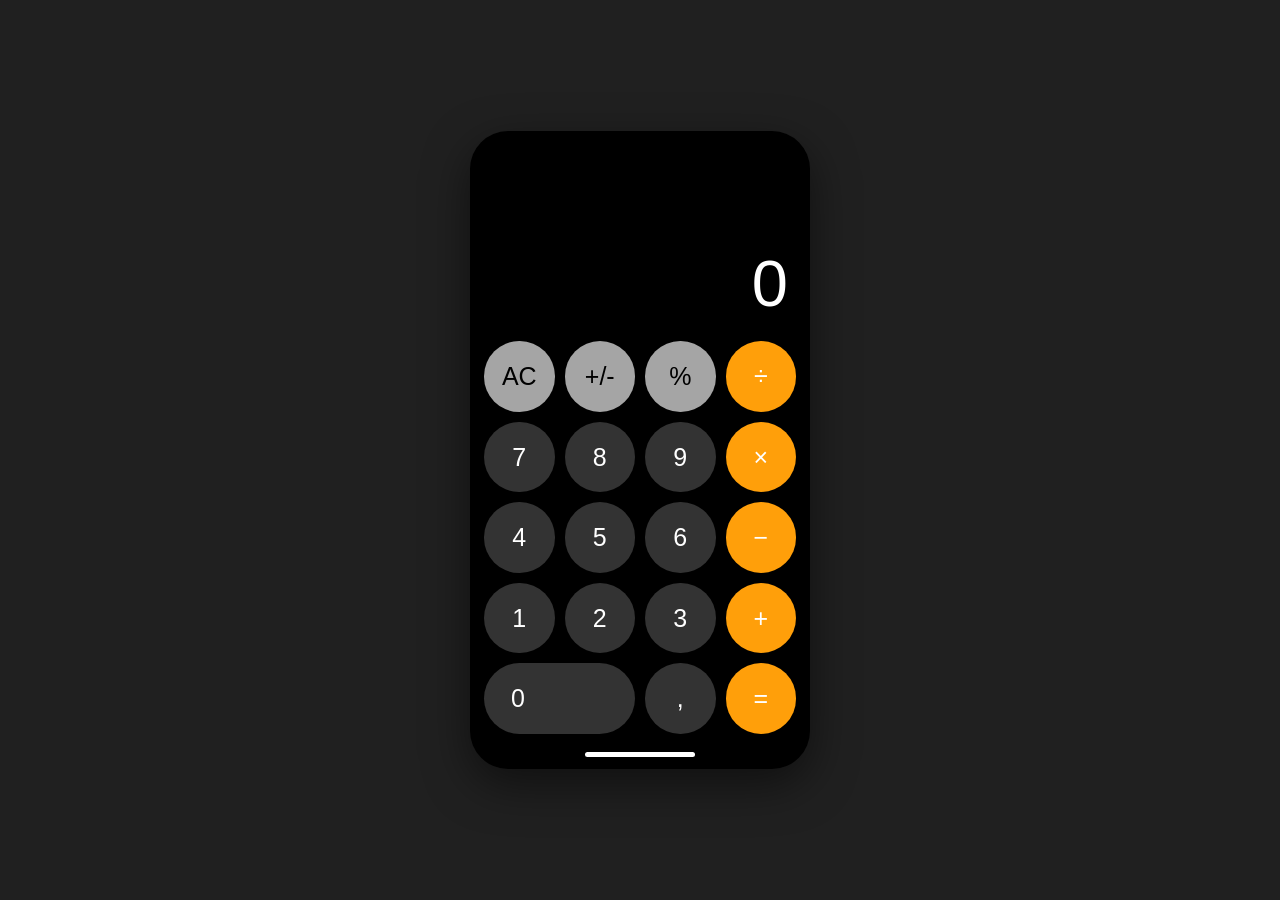
<file: CalculadoraApple/calculadora.html>
<!DOCTYPE html>
<html lang="es">
<head>
    <meta charset="UTF-8">
    <meta name="viewport" content="width=device-width, initial-scale=1.0">
    <title>Calculadora Apple</title>

    <!-- Conectar el archivo CSS -->
    <link rel="stylesheet" href="estilos.css">
</head>
<body>

    <main class="calculadora">

        <div class="pantalla">
            <div id="operacion" class="operacion"></div>
            <div id="resultado" class="resultado">0</div>
        </div>

        <div class="botones">

            <button class="boton especial" data-action="clear">AC</button>
            <button class="boton especial" data-action="sign">+/-</button>
            <button class="boton especial" data-action="percent">%</button>
            <button class="boton operador" data-operator="/">÷</button>

            <button class="boton numero" data-number="7">7</button>
            <button class="boton numero" data-number="8">8</button>
            <button class="boton numero" data-number="9">9</button>
            <button class="boton operador" data-operator="*">×</button>

            <button class="boton numero" data-number="4">4</button>
            <button class="boton numero" data-number="5">5</button>
            <button class="boton numero" data-number="6">6</button>
            <button class="boton operador" data-operator="-">−</button>

            <button class="boton numero" data-number="1">1</button>
            <button class="boton numero" data-number="2">2</button>
            <button class="boton numero" data-number="3">3</button>
            <button class="boton operador" data-operator="+">+</button>

            <button class="boton numero cero" data-number="0">0</button>
            <button class="boton numero" data-action="decimal">,</button>
            <button class="boton operador" data-action="equals">=</button>

        </div>

        <div class="barra-inferior"></div>

    </main>

    <!-- Conectar el archivo JavaScript -->
    <script src="funciones.js"></script>

</body>
</html>
</file>
<file: CalculadoraApple/estilos.css>
/* Configuración general */
* {
    box-sizing: border-box;
    margin: 0;
    padding: 0;
}

body {
    min-height: 100vh;
    display: flex;
    justify-content: center;
    align-items: center;
    background: #202020;
    font-family: Arial, Helvetica, sans-serif;
}

/* Cuerpo de la calculadora */
.calculadora {
    width: 340px;
    max-width: 95vw;
    background: #000000;
    padding: 20px 14px 12px;
    border-radius: 38px;
    box-shadow: 0 15px 45px rgba(0, 0, 0, 0.5);
}

/* Pantalla */
.pantalla {
    height: 190px;
    display: flex;
    flex-direction: column;
    justify-content: flex-end;
    align-items: flex-end;
    padding: 10px 8px 20px;
    overflow: hidden;
}

.operacion {
    min-height: 25px;
    color: #999999;
    font-size: 17px;
    margin-bottom: 8px;
}

.resultado {
    width: 100%;
    color: #ffffff;
    font-size: 65px;
    font-weight: 300;
    text-align: right;
    white-space: nowrap;
    overflow: hidden;
}

/* Cuadrícula de botones */
.botones {
    display: grid;
    grid-template-columns: repeat(4, 1fr);
    gap: 10px;
}

/* Estilo común */
.boton {
    width: 100%;
    aspect-ratio: 1;
    border: none;
    border-radius: 50%;
    font-size: 25px;
    cursor: pointer;
    transition: filter 0.15s, transform 0.1s;
    -webkit-tap-highlight-color: transparent;
}

.boton:active {
    filter: brightness(1.5);
    transform: scale(0.94);
}

/* Botones numéricos */
.numero {
    background: #333333;
    color: #ffffff;
}

/* Botones de operaciones */
.operador {
    background: #ff9f0a;
    color: #ffffff;
}

/* Botones especiales */
.especial {
    background: #a5a5a5;
    color: #000000;
}

/* Botón cero más ancho */
.cero {
    grid-column: span 2;
    aspect-ratio: auto;
    border-radius: 50px;
    text-align: left;
    padding-left: 27px;
}

/* Barra inferior decorativa */
.barra-inferior {
    width: 110px;
    height: 5px;
    background: #ffffff;
    border-radius: 10px;
    margin: 18px auto 0;
}

/* Adaptación a pantallas pequeñas */
@media (max-width: 360px) {
    .calculadora {
        padding: 15px 10px 10px;
    }

    .botones {
        gap: 7px;
    }

    .boton {
        font-size: 22px;
    }

    .pantalla {
        height: 170px;
    }

    .resultado {
        font-size: 55px;
    }
}
</file>
